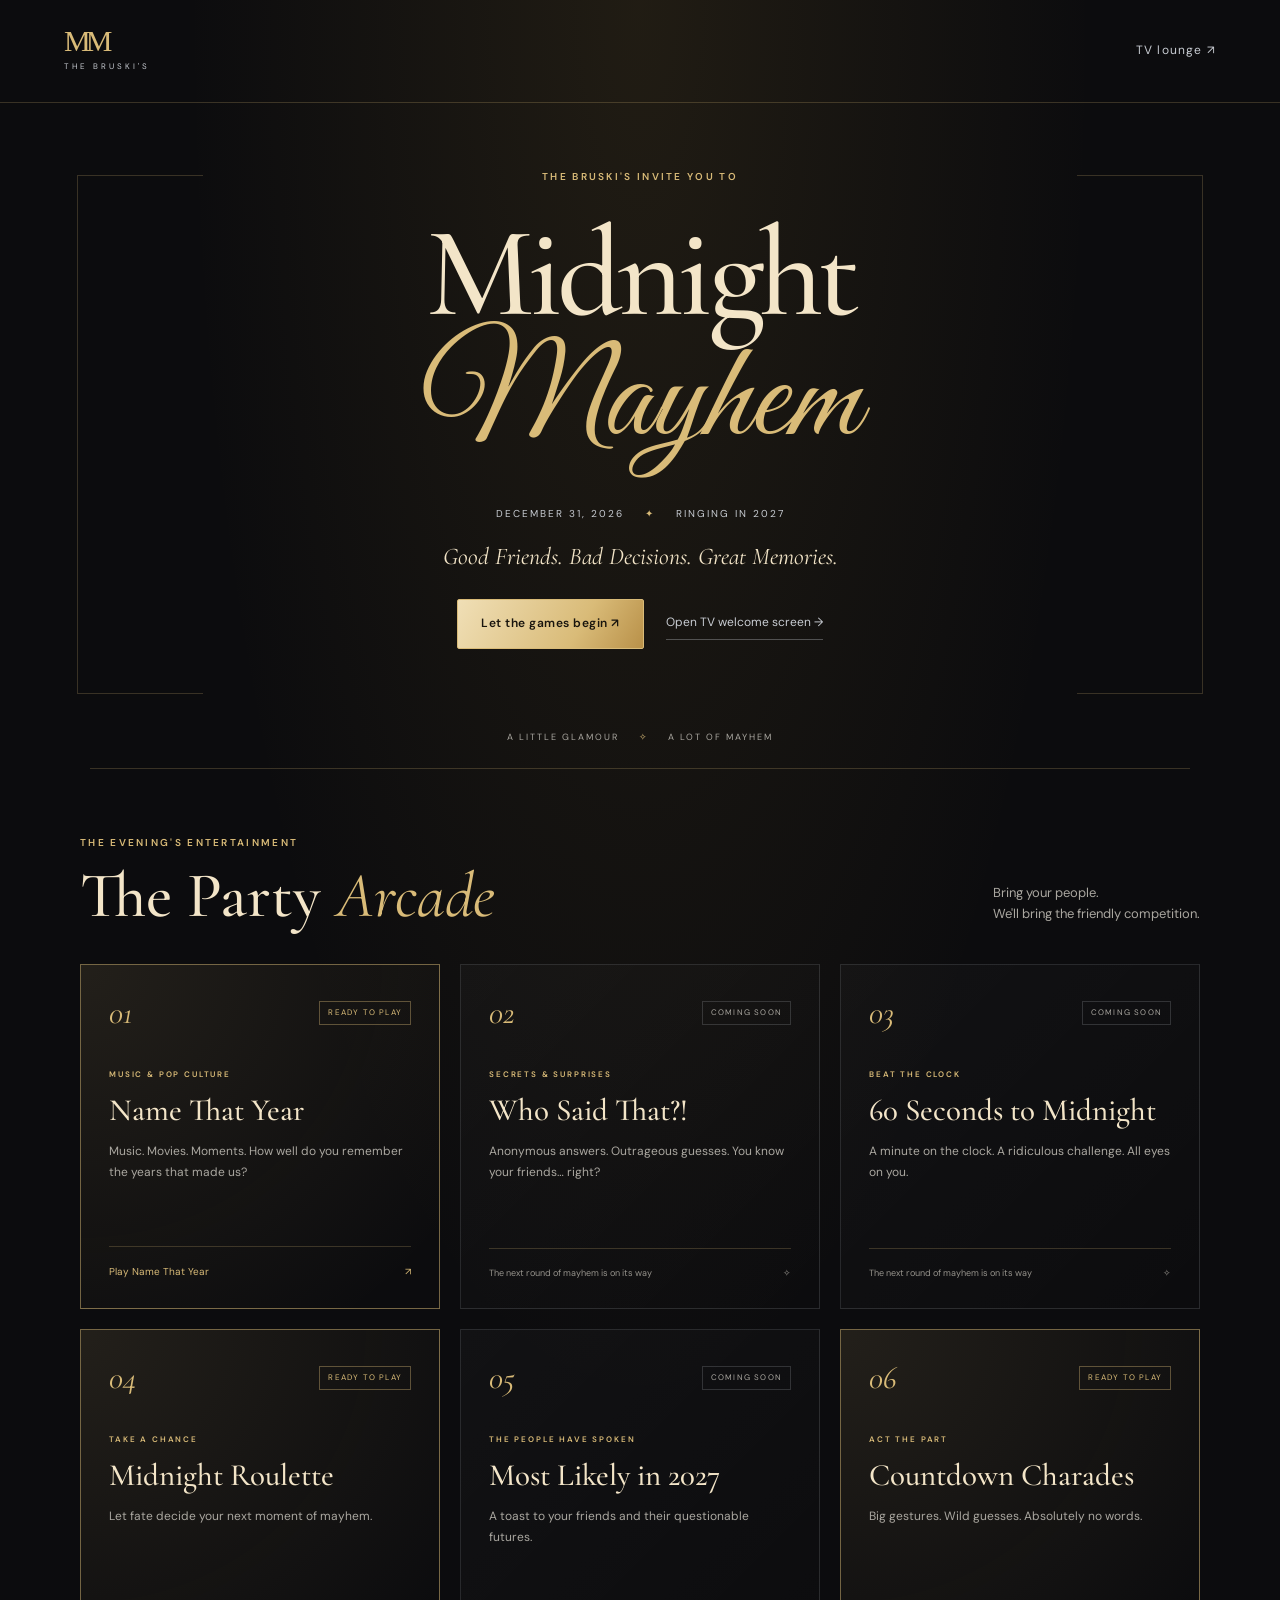
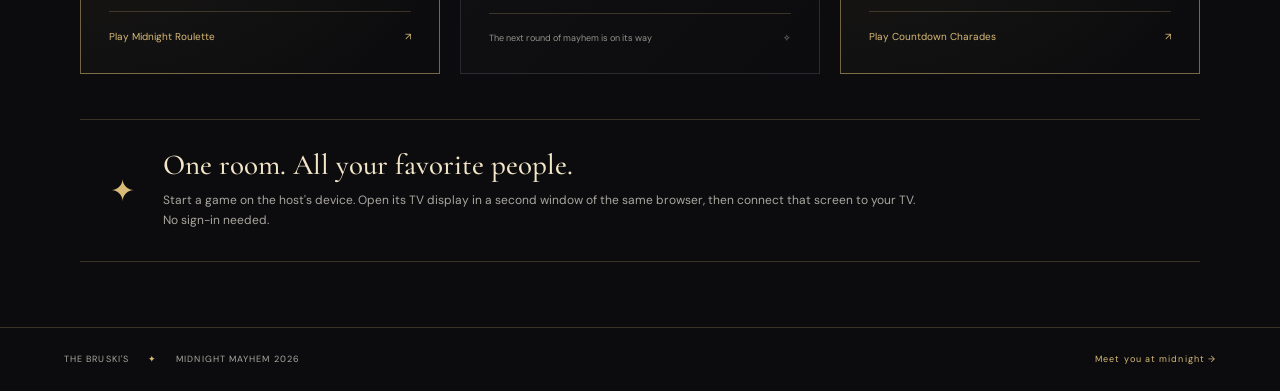
<file: index.html>
<!doctype html><html lang="en"><head><meta charset="utf-8"><meta name="viewport" content="width=device-width,initial-scale=1"><meta name="theme-color" content="#0c0c0e"><title>The Bruski's • Midnight Mayhem 2026</title><link rel="stylesheet" href="style.css?v=roulette1"></head><body><nav class="nav"><a class="monogram" href="index.html">MM<span>THE BRUSKI'S</span></a><a class="nav-link" href="tv.html">TV lounge ↗</a></nav><header class="hero"><p class="eyebrow">THE BRUSKI'S INVITE YOU TO</p><h1>Midnight<br><em>Mayhem</em></h1><p class="date">DECEMBER 31, 2026 <span>✦</span> RINGING IN 2027</p><p class="tagline">Good Friends. Bad Decisions. Great Memories.</p><div class="actions"><a class="button" href="game.html">Let the games begin ↗</a><a class="text-link" href="tv.html">Open TV welcome screen →</a></div><div class="hero-foot">A LITTLE GLAMOUR <span>✧</span> A LOT OF MAYHEM</div></header><main><section class="section-heading"><div><p class="eyebrow">THE EVENING'S ENTERTAINMENT</p><h2>The Party <em>Arcade</em></h2></div><p>Bring your people.<br>We'll bring the friendly competition.</p></section><div id="games" class="game-grid"></div><aside class="evening-note"><span>✦</span><div><h3>One room. All your favorite people.</h3><p>Start a game on the host's device. Open its TV display in a second window of the same browser, then connect that screen to your TV. No sign-in needed.</p></div></aside></main><footer>THE BRUSKI'S <span>✦</span> MIDNIGHT MAYHEM 2026 <a href="tv.html">Meet you at midnight →</a></footer><script src="site.js?v=roulette1"></script></body></html>
</file>
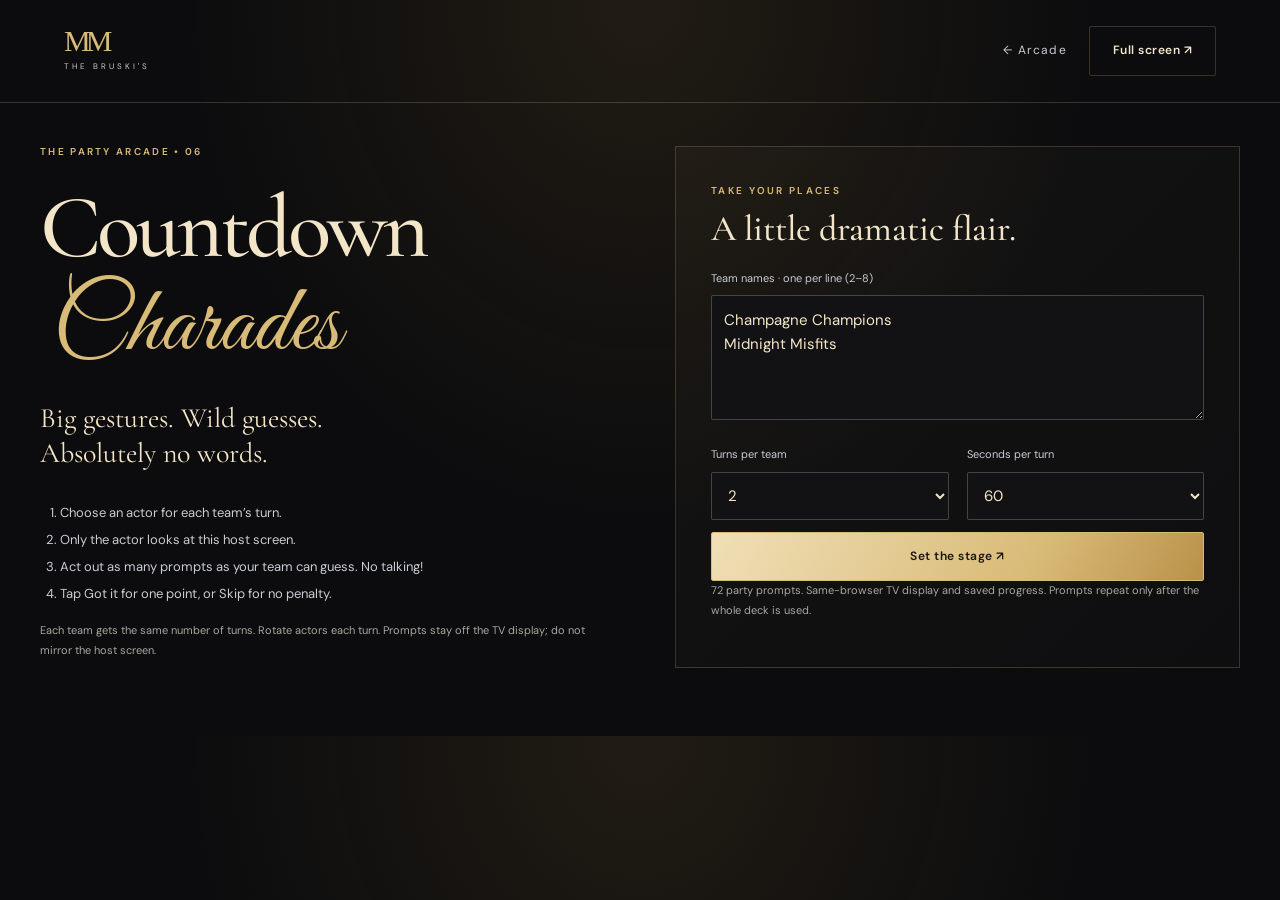
<file: charades.html>
<!doctype html>
<html lang="en"><head><meta charset="utf-8"><meta name="viewport" content="width=device-width,initial-scale=1"><meta name="theme-color" content="#0c0c0e"><title>Countdown Charades • Midnight Mayhem</title><link rel="stylesheet" href="style.css?v=roulette1"></head><body class="game-body"><nav class="nav"><a class="monogram" href="index.html">MM<span>THE BRUSKI'S</span></a><div class="actions"><a class="nav-link" href="index.html">← Arcade</a><button class="outline" id="fullscreen">Full screen ↗</button></div></nav><main id="charades-app" class="game-app" aria-live="polite"></main><script src="site.js?v=roulette1"></script><script src="charades-rules.js?v=roulette1"></script><script src="charades.js?v=roulette1"></script></body></html>
</file>
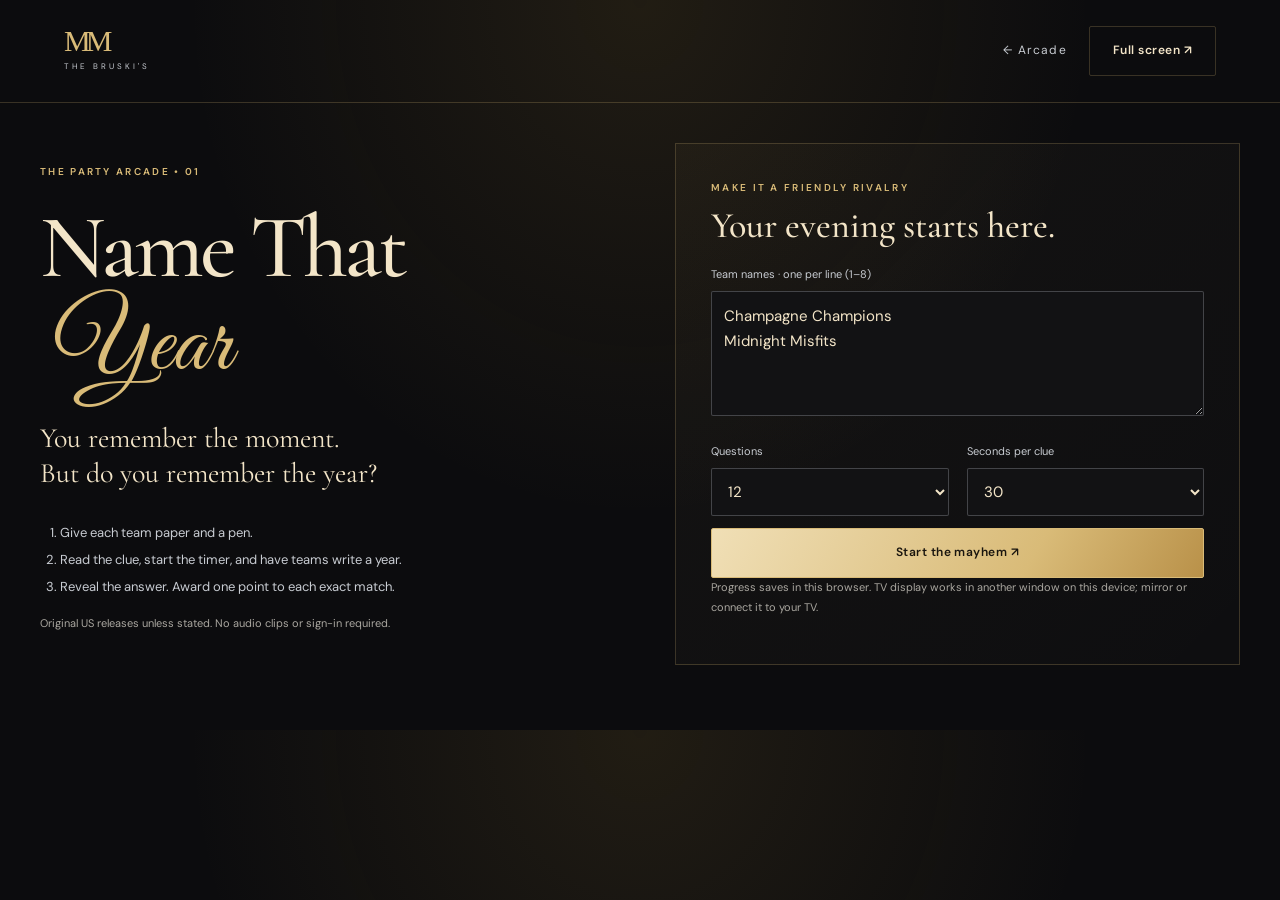
<file: game.html>
<!doctype html><html lang="en"><head><meta charset="utf-8"><meta name="viewport" content="width=device-width,initial-scale=1"><meta name="theme-color" content="#0c0c0e"><title>Name That Year • Midnight Mayhem</title><link rel="stylesheet" href="style.css?v=roulette1"></head><body class="game-body"><nav class="nav"><a class="monogram" href="index.html">MM<span>THE BRUSKI'S</span></a><div class="actions"><a class="nav-link" href="index.html">← Arcade</a><button class="outline" id="fullscreen">Full screen ↗</button></div></nav><main id="game-app" class="game-app" aria-live="polite"></main><script src="site.js?v=roulette1"></script><script src="trivia.js?v=roulette1"></script><script src="game.js?v=roulette1"></script></body></html>
</file>
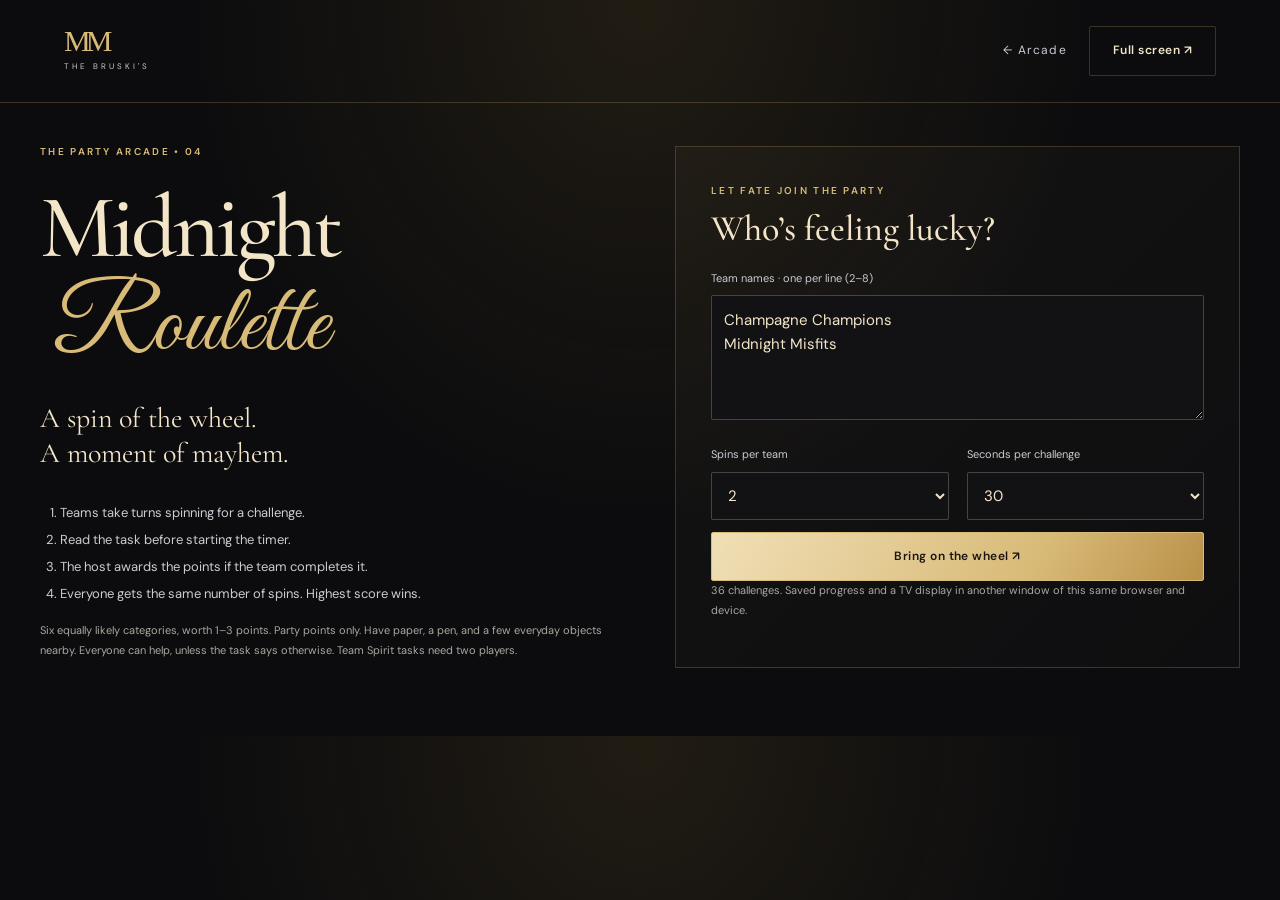
<file: roulette.html>
<!doctype html>
<html lang="en"><head><meta charset="utf-8"><meta name="viewport" content="width=device-width,initial-scale=1"><meta name="theme-color" content="#0c0c0e"><title>Midnight Roulette • Midnight Mayhem</title><link rel="stylesheet" href="style.css?v=roulette1"></head><body class="game-body"><nav class="nav"><a class="monogram" href="index.html">MM<span>THE BRUSKI'S</span></a><div class="actions"><a class="nav-link" href="index.html">← Arcade</a><button class="outline" id="fullscreen">Full screen ↗</button></div></nav><main id="roulette-app" class="game-app" aria-live="polite"></main><script src="site.js?v=roulette1"></script><script src="roulette-rules.js?v=roulette1"></script><script src="roulette.js?v=roulette1"></script></body></html>
</file>
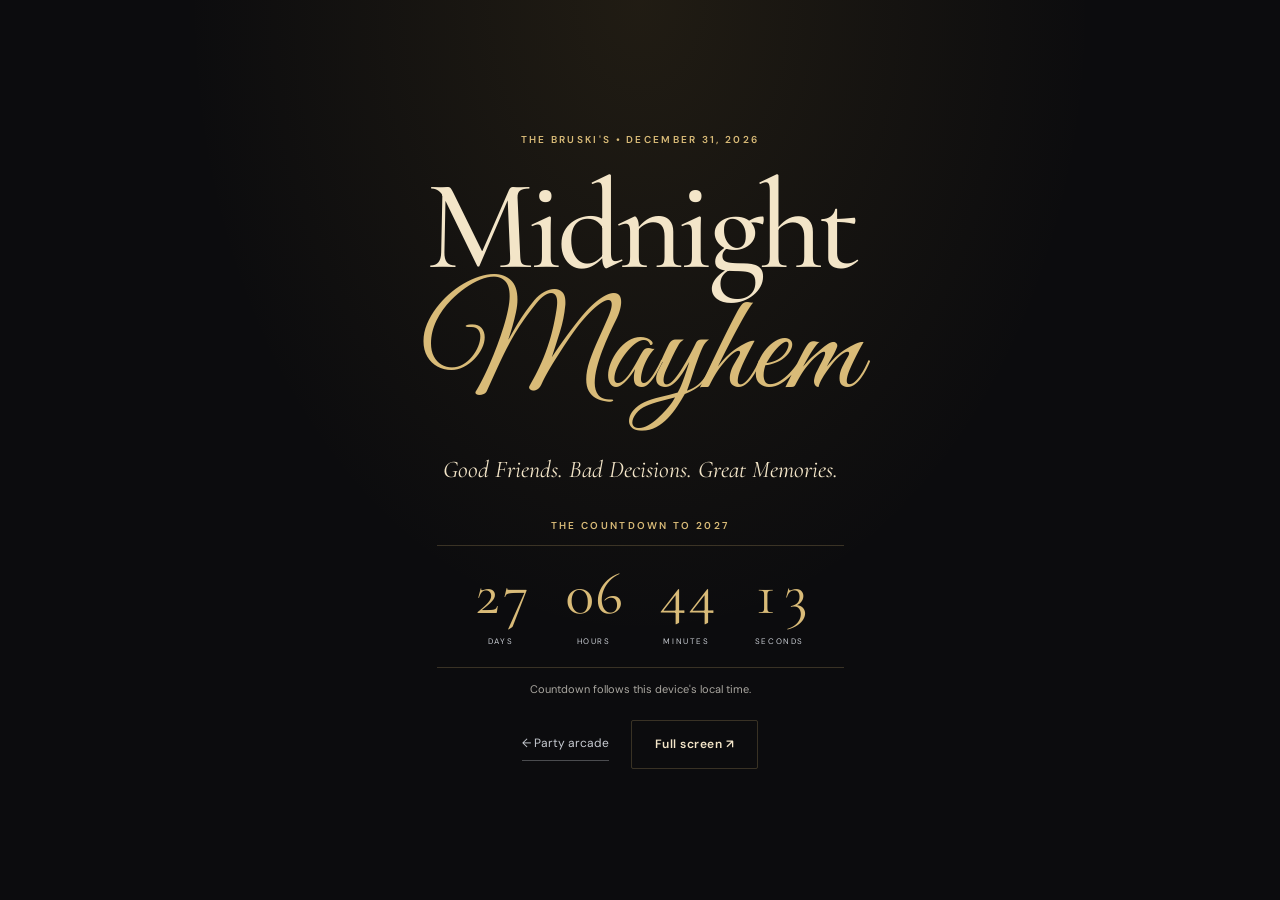
<file: tv.html>
<!doctype html><html lang="en"><head><meta charset="utf-8"><meta name="viewport" content="width=device-width,initial-scale=1"><title>Midnight Mayhem • TV Lounge</title><link rel="stylesheet" href="style.css?v=roulette1"></head><body class="tv-body"><main class="tv welcome"><p class="eyebrow">THE BRUSKI'S • DECEMBER 31, 2026</p><h1>Midnight<br><em>Mayhem</em></h1><p class="tagline">Good Friends. Bad Decisions. Great Memories.</p><p class="eyebrow" id="countdown-label">THE COUNTDOWN TO 2027</p><div id="clock" class="clock" aria-label="Countdown to New Year"></div><p class="subtle">Countdown follows this device's local time.</p><div class="actions"><a class="text-link" href="index.html">← Party arcade</a><button class="outline" id="fullscreen">Full screen ↗</button></div></main><script src="site.js?v=roulette1"></script></body></html>
</file>
<file: style.css>
@import url('https://fonts.googleapis.com/css2?family=Great+Vibes&family=Cormorant+Garamond:ital,wght@0,400;0,500;0,600;1,400;1,500&family=DM+Sans:wght@400;500;600;700&display=swap');
:root{color-scheme:dark;--black:#0c0c0e;--gold:#d9bb78;--silver:#c8ccd2;--cream:#f3e5c8;--muted:#aaa7a0;--line:#d9bb7838}*{box-sizing:border-box}html{scroll-behavior:smooth}body{margin:0;background:var(--black);color:var(--cream);font:15px/1.65 'DM Sans',Arial,sans-serif;background-image:radial-gradient(ellipse at 50% 0,#b18c3920,transparent 50%)}a{color:inherit;text-decoration:none}button,input,textarea,select{font:inherit}button,a,select{touch-action:manipulation}button{cursor:pointer}button:disabled{opacity:.4;cursor:default}:focus-visible{outline:2px solid var(--cream);outline-offset:5px}h1,h2,h3,p{margin-top:0}h1,h2,h3{font-family:'Cormorant Garamond',Georgia,serif;font-weight:500;line-height:1.06}h2{font-size:clamp(40px,5vw,64px);margin-bottom:20px}h2 em{color:var(--gold);font-weight:400}h3{font-size:32px}p{color:var(--muted)}.nav{max-width:1320px;margin:auto;padding:26px 5%;display:flex;align-items:center;justify-content:space-between;border-bottom:1px solid var(--line)}.monogram{font:30px/1 Georgia,serif;color:var(--gold);letter-spacing:-5px}.monogram span{display:block;font:8px/2.5 'DM Sans',sans-serif;letter-spacing:3px;color:var(--silver)}.nav-link{font-size:12px;letter-spacing:.1em;color:var(--silver)}.eyebrow{font-size:10px;letter-spacing:.23em;font-weight:600;color:var(--gold);line-height:1.8}.hero{text-align:center;position:relative;padding:65px 20px 0;overflow:hidden}.hero:before,.hero:after{content:'';position:absolute;top:72px;bottom:75px;width:125px;border-top:1px solid var(--line);border-bottom:1px solid var(--line);pointer-events:none}.hero:before{left:6%;border-left:1px solid var(--line)}.hero:after{right:6%;border-right:1px solid var(--line)}h1{font-size:clamp(80px,10vw,140px);line-height:.83;margin:35px 0 28px;letter-spacing:-.045em}h1 em{font:400 1.07em/1.1 'Great Vibes','Brush Script MT',cursive;color:var(--gold);letter-spacing:0;display:inline-block;padding:0 .14em} .date{color:var(--silver);font-size:10px;letter-spacing:.2em}.date span,.hero-foot span,footer>span,.game-top span,.question-panel .eyebrow span{color:var(--gold);margin:0 16px}.tagline{font:italic 24px/1.4 'Cormorant Garamond',Georgia,serif;color:var(--cream);margin:18px 0 25px}.actions{display:flex;align-items:center;justify-content:center;gap:22px;flex-wrap:wrap}.button,.outline{display:inline-flex;align-items:center;justify-content:center;gap:20px;padding:14px 23px;border:1px solid var(--gold);font-size:12px;font-weight:600;letter-spacing:.04em;border-radius:2px}.button{color:#19150e;background:linear-gradient(120deg,#f0dfb6,#d9bb78 65%,#b99149)}.button:hover{filter:brightness(1.1)}.outline{background:transparent;color:var(--cream);border-color:var(--line)}.outline:hover{border-color:var(--gold)}.text-link{font-size:12px;color:var(--silver);border-bottom:1px solid #c8ccd255;padding:6px 0}.hero-foot{margin:58px auto 0;padding:23px 0;border-bottom:1px solid var(--line);max-width:1100px;color:var(--muted);font-size:9px;letter-spacing:.22em}main{max-width:1200px;margin:auto;padding:65px 40px}.section-heading{display:flex;justify-content:space-between;align-items:end;gap:25px;margin-bottom:35px}.section-heading h2{margin-bottom:0}.section-heading>p{font-size:13px;margin:0 0 5px}.game-grid{display:grid;grid-template-columns:repeat(3,1fr);gap:20px}.game-card{position:relative;padding:28px;background:linear-gradient(135deg,#ffffff06,transparent);border:1px solid #c8ccd225;display:flex;flex-direction:column;min-height:345px}.game-card.featured{border-color:#d9bb7880;background:radial-gradient(ellipse at 0 0,#d9bb781c,transparent 90%)}.card-top{display:flex;align-items:center;justify-content:space-between;margin-bottom:35px}.game-number{font:italic 32px 'Cormorant Garamond',Georgia,serif;color:var(--gold)}.badge{font-size:8px;letter-spacing:.15em;color:var(--muted);border:1px solid #c8ccd230;padding:4px 8px}.badge.ready{color:var(--gold);border-color:#d9bb7860}.game-card .eyebrow{font-size:8px;margin-bottom:12px}.game-card h3{margin-bottom:14px;color:var(--cream);font-size:31px}.game-card>p:not(.eyebrow){font-size:12px;line-height:1.8;margin-bottom:25px}.play-link,.card-bottom{margin-top:auto;border-top:1px solid var(--line);padding-top:17px;font-size:10px}.play-link{color:var(--gold);display:flex;justify-content:space-between}.card-bottom{color:#96938c;font-size:9px;display:flex;gap:10px;justify-content:space-between}.evening-note{border-top:1px solid var(--line);border-bottom:1px solid var(--line);padding:30px;display:flex;gap:28px;margin-top:45px;align-items:center}.evening-note>span{color:var(--gold);font-size:30px}.evening-note h3{font-size:29px;margin-bottom:10px}.evening-note p{font-size:12px;margin-bottom:0;max-width:760px}footer{padding:24px 5%;border-top:1px solid var(--line);font-size:9px;letter-spacing:.12em;color:var(--muted)}footer a{float:right;color:var(--gold)}.tv{min-height:100vh;display:flex;flex-direction:column;justify-content:center;align-items:center;text-align:center;padding:40px;max-width:none}.tv h1{font-size:clamp(70px,10vw,140px);margin:15px 0}.tv .tagline{margin:8px 0 30px}.clock{display:flex;gap:35px;border-top:1px solid var(--line);border-bottom:1px solid var(--line);padding:15px 35px}.clock strong{display:block;font:60px/1.1 'Cormorant Garamond',Georgia,serif;color:var(--gold);font-variant-numeric:tabular-nums}.clock span{font-size:8px;letter-spacing:.2em;color:var(--silver)}.subtle{font-size:11px;color:var(--muted);line-height:1.8}.tv>.subtle{margin:12px 0 20px}.game-app{padding-top:40px;max-width:1280px}.setup{display:grid;grid-template-columns:1fr 1fr;gap:70px;align-items:center}.game-title{font-size:clamp(65px,7vw,95px);line-height:1.05;margin:20px 0}.game-title em{display:block}.lead{font:28px/1.25 'Cormorant Garamond',Georgia,serif;color:var(--cream)}.rules{padding-left:20px;font-size:13px;color:var(--silver);line-height:2.1}.game-panel{border:1px solid var(--line);background:linear-gradient(135deg,#d9bb780a,#ffffff02);padding:35px}.game-panel h2{font-size:36px}.game-panel label{display:block;font-size:11px;color:var(--silver);margin-bottom:8px}textarea,select{width:100%;background:#121214;color:var(--cream);border:1px solid #c8ccd245;border-radius:2px;padding:12px}textarea{resize:vertical}.form-row{display:flex;gap:18px;margin-top:18px}.form-row>div{flex:1}#form-error{color:#f4b6a7;font-size:12px}.game-panel .button{width:100%}.game-top{display:flex;align-items:center;justify-content:space-between;gap:15px;margin-bottom:20px}.game-top p{margin:0}.center{text-align:center}.question-panel{min-height:350px;display:flex;flex-direction:column;justify-content:center;align-items:center}.question{font-size:clamp(30px,4vw,52px);max-width:950px;margin:22px 0}.timer{font:65px/1.2 'Cormorant Garamond',Georgia,serif;color:var(--silver);font-variant-numeric:tabular-nums}.answer-year{font:90px/1.2 'Cormorant Garamond',Georgia,serif;color:var(--gold)}.scoreboard{display:flex;justify-content:center;flex-wrap:wrap;gap:12px;margin:22px 0}.score{flex:1;min-width:120px;max-width:260px;text-align:center;border:1px solid #c8ccd230;padding:12px;overflow-wrap:anywhere}.score span{display:block;font-size:12px;color:var(--silver)}.score strong{display:block;font:38px/1.1 'Cormorant Garamond',Georgia,serif;color:var(--gold)}.host-controls{text-align:center;padding:20px 0}.host-controls p{font-size:12px}.award-buttons{display:flex;flex-wrap:wrap;justify-content:center;gap:10px;margin-bottom:20px}.selected{background:#d9bb7825;border-color:var(--gold)}.text-button{display:block;margin:20px auto 0;border:0;background:none;color:var(--muted);text-decoration:underline;font-size:11px}.winner{font-size:clamp(40px,6vw,85px);line-height:1.15;color:var(--gold);overflow-wrap:anywhere;margin:20px 0}.display-mode .nav{display:none}.display-mode .game-app{max-width:1600px;padding:30px 4%}.display-mode .question-panel{min-height:55vh}.display-mode .question{font-size:clamp(36px,4.5vw,80px);max-width:1250px}.display-mode .score strong{font-size:48px}.display-mode .timer{font-size:90px}
@media(min-width:1700px){.tv h1{font-size:190px}.clock strong{font-size:80px}}@media(max-width:900px){.game-grid{grid-template-columns:repeat(2,1fr)}.hero:before,.hero:after{width:45px}.setup{gap:30px}.game-panel{padding:24px}.game-title{font-size:70px}}@media(max-width:600px){.nav{padding:18px 6%}.hero{padding-top:45px}.hero:before,.hero:after{display:none}h1{font-size:88px}.date{font-size:8px;letter-spacing:.12em}.date span{margin:0 7px}.tagline{font-size:21px}.hero-foot{font-size:7px;letter-spacing:.13em;margin-top:40px}.hero-foot span{margin:0 10px}main{padding:40px 22px}.section-heading{display:block}.section-heading>p{margin-top:18px}.game-grid{grid-template-columns:1fr}.game-card{min-height:300px}.card-top{margin-bottom:22px}.evening-note{padding:25px 0;gap:18px}.evening-note h3{font-size:25px}footer{line-height:2.2}footer a{float:none;display:block}.setup{grid-template-columns:1fr;gap:20px}.game-title{font-size:75px}.game-app{padding:28px 18px}.game-top{align-items:start;flex-direction:column}.game-top .eyebrow{font-size:9px}.question-panel{min-height:330px;padding:22px 16px}.question{font-size:32px}.score{min-width:100px}.tv{padding:28px 18px}.tv h1{font-size:90px}.clock{gap:18px;padding:16px}.clock strong{font-size:42px}.clock span{font-size:7px}.nav .actions{gap:12px}.nav .outline{padding:8px;font-size:10px}.display-mode .question{font-size:34px}}
@media(prefers-reduced-motion:reduce){html{scroll-behavior:auto}}
.secondary-actions{margin-top:15px}
/* Midnight Roulette */
.roulette-panel{display:grid;grid-template-columns:minmax(260px,.85fr) minmax(0,1.15fr);gap:45px;align-items:center;min-height:490px}.wheel-column{width:100%;max-width:370px;justify-self:center}.wheel-wrap{position:relative;width:260px;height:260px;margin:12px auto 28px}.roulette-wheel{position:absolute;inset:0;border-radius:50%;border:8px solid #c5a45d;background:conic-gradient(#e8d5a5 0deg 60deg,#aeb4bf 60deg 120deg,#b38b49 120deg 180deg,#f3e5c8 180deg 240deg,#c8ccd2 240deg 300deg,#d9bb78 300deg);box-shadow:0 0 0 5px #0c0c0e,0 0 0 6px #d9bb7850,0 15px 45px #0008}.wheel-number{position:absolute;left:calc(50% - 12px);top:calc(50% - 16px);width:24px;text-align:center;color:#241b0c;font:600 30px/1 'Cormorant Garamond',Georgia,serif;transform:rotate(calc(var(--sector)*60deg + 30deg)) translateY(-91px) rotate(calc(var(--sector)*-60deg - 30deg))}.wheel-center{position:absolute;width:75px;height:75px;left:calc(50% - 37.5px);top:calc(50% - 37.5px);border:1px solid var(--gold);background:#121214;border-radius:50%;display:grid;place-items:center;color:var(--gold);font:28px Georgia,serif;letter-spacing:-4px;padding-right:4px;box-shadow:0 0 0 6px #0c0c0e66}.wheel-pointer{position:absolute;z-index:1;top:-13px;left:calc(50% - 12px);width:0;height:0;border-left:12px solid transparent;border-right:12px solid transparent;border-top:28px solid var(--cream);filter:drop-shadow(0 2px 2px #000)}.wheel-legend{display:grid;grid-template-columns:1fr 1fr;gap:7px}.wheel-legend>div{display:flex;align-items:center;gap:6px;border:1px solid #c8ccd225;padding:7px;font-size:9px}.wheel-legend span{color:var(--gold);font-size:13px}.wheel-legend strong{font-weight:400;color:var(--silver)}.wheel-legend small{margin-left:auto;color:var(--gold);font-size:8px;white-space:nowrap}.wheel-legend .landed{border-color:var(--gold);background:#d9bb7814}.roulette-clue .question{font-size:clamp(30px,3.2vw,46px)}.roulette-task{line-height:1.18}.round-result{color:var(--gold);font-size:18px}.display-mode .roulette-panel{min-height:65vh}.display-mode .roulette-clue .question{font-size:clamp(34px,3.5vw,66px)}.display-mode .wheel-column{max-width:420px}.display-mode .wheel-wrap{width:320px;height:320px}.display-mode .wheel-number{transform:rotate(calc(var(--sector)*60deg + 30deg)) translateY(-118px) rotate(calc(var(--sector)*-60deg - 30deg))}
@media(max-width:800px){.roulette-panel{grid-template-columns:1fr;gap:25px}.roulette-panel .wheel-wrap{width:240px;height:240px}.roulette-panel .wheel-number{transform:rotate(calc(var(--sector)*60deg + 30deg)) translateY(-82px) rotate(calc(var(--sector)*-60deg - 30deg))}.roulette-clue .question{font-size:32px}.roulette-panel{padding:25px 18px}.wheel-legend{max-width:340px;margin:auto}.display-mode .roulette-clue .question{font-size:34px}}
</file>
